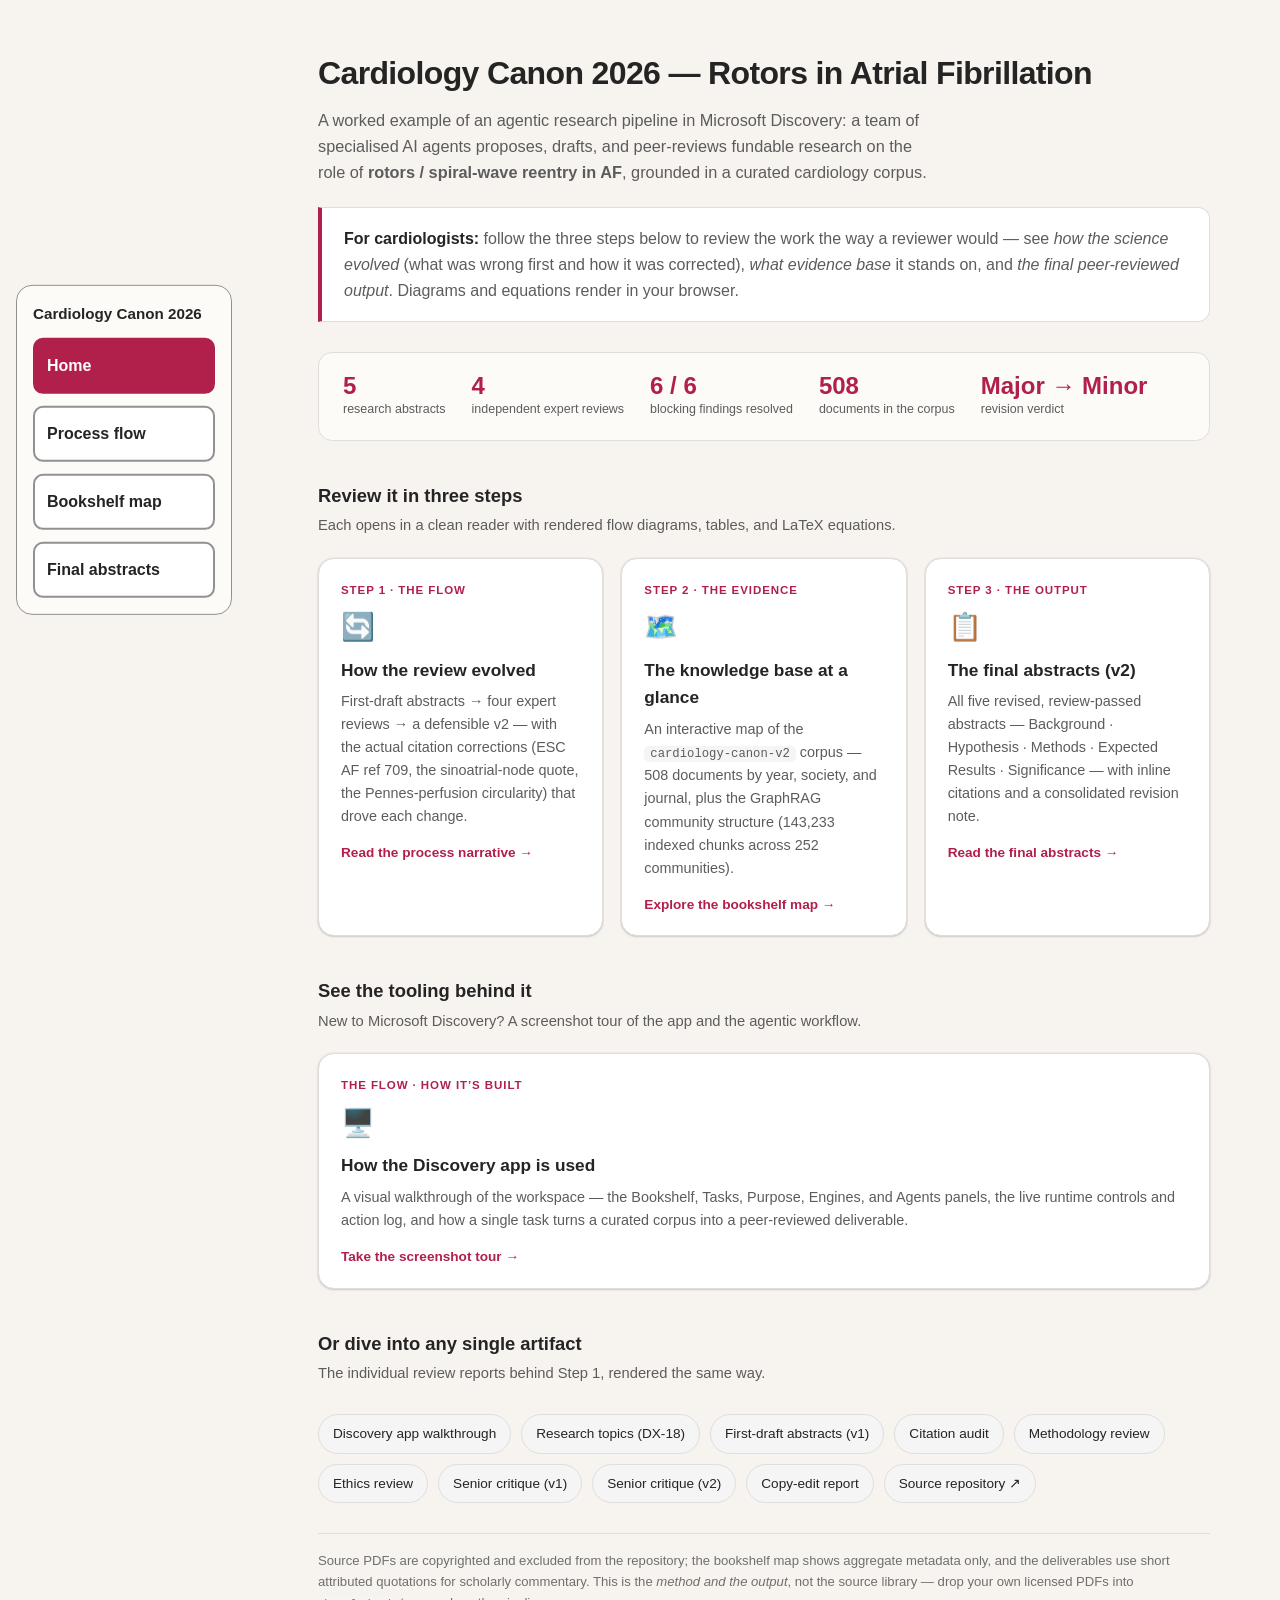
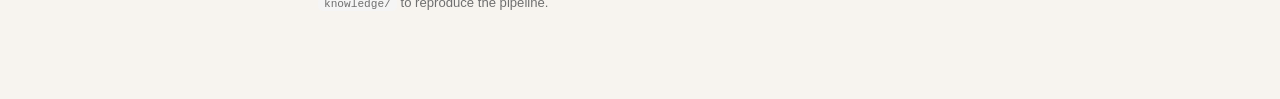
<file: index.html>
<!DOCTYPE html>
<html lang="en">
<head>
<meta charset="UTF-8" />
<meta name="viewport" content="width=device-width, initial-scale=1.0" />
<title>Cardiology Canon 2026 — Rotors in Atrial Fibrillation</title>
<script>
  (() => {
    const param = new URLSearchParams(window.location.search).get("scoutTheme");
    const theme =
      param || (window.matchMedia("(prefers-color-scheme: dark)").matches ? "dark" : "light");
    document.documentElement.setAttribute("data-theme", theme);
  })();
</script>
<style>
:root {
  color-scheme: light;
  --cp-bg: #f7f4ef;
  --cp-bg-elevated: #fcfbf8;
  --cp-surface: #ffffff;
  --cp-surface-soft: #f5f5f5;
  --cp-border: #dedede;
  --cp-text: #242424;
  --cp-text-muted: #5c5c5c;
  --cp-text-soft: #6f6f6f;
  --cp-accent: #b11f4b;
  --cp-accent-hover: #9a1a41;
  --cp-accent-soft: rgba(177, 31, 75, 0.08);
  --cp-accent-fg: #ffffff;
}
html[data-theme="dark"] {
  color-scheme: dark;
  --cp-bg: #3d3b3a;
  --cp-bg-elevated: #343231;
  --cp-surface: #292929;
  --cp-surface-soft: #2e2e2e;
  --cp-border: #474747;
  --cp-text: #dedede;
  --cp-text-muted: #919191;
  --cp-text-soft: #b0b0b0;
  --cp-accent: #fd8ea1;
  --cp-accent-hover: #fb7b91;
  --cp-accent-soft: rgba(253, 142, 161, 0.14);
  --cp-accent-fg: #1a1a1a;
}
* { box-sizing: border-box; }
body {
  margin: 0;
  font-family: "Segoe UI", Aptos, Calibri, -apple-system, BlinkMacSystemFont, sans-serif;
  background: var(--cp-bg); color: var(--cp-text); line-height: 1.6;
}
.wrap { max-width: 940px; margin: 0 auto; padding: 48px 24px 72px; }
header { margin-bottom: 8px; }
h1 { margin: 0 0 8px; font-size: 2rem; letter-spacing: -0.02em; }
.tag { color: var(--cp-text-muted); margin: 0; font-size: 1.02rem; max-width: 68ch; }
.lede {
  margin: 22px 0 8px; padding: 18px 22px; background: var(--cp-surface); color: var(--cp-text-muted);
  border: 1px solid var(--cp-border); border-left: 4px solid var(--cp-accent); border-radius: 0 12px 12px 0;
}
.lede strong { color: var(--cp-text); }
h2.section { font-size: 1.15rem; margin: 40px 0 4px; }
.section-sub { color: var(--cp-text-muted); margin: 0 0 20px; font-size: 0.92rem; }
.steps { display: grid; grid-template-columns: repeat(3, 1fr); gap: 18px; }
@media (max-width: 820px) { .steps { grid-template-columns: 1fr; } }
a.step {
  display: flex; flex-direction: column; text-decoration: none; color: inherit;
  background: var(--cp-surface); border: 1px solid var(--cp-border); border-radius: 16px;
  padding: 22px 22px 20px; transition: border-color 0.15s, transform 0.15s;
  box-shadow: 0 0 2px rgba(0,0,0,0.12), 0 1px 2px rgba(0,0,0,0.14);
}
a.step:hover { border-color: var(--cp-accent); transform: translateY(-2px); }
.step .kicker { font-size: 0.72rem; font-weight: 700; letter-spacing: 0.08em; text-transform: uppercase; color: var(--cp-accent); }
.step .icon { font-size: 1.7rem; margin: 6px 0 8px; }
.step h3 { margin: 0 0 6px; font-size: 1.08rem; }
.step p { margin: 0; font-size: 0.9rem; color: var(--cp-text-muted); }
.step .go { margin-top: 14px; font-size: 0.85rem; font-weight: 600; color: var(--cp-accent); }
.kpis { display: flex; flex-wrap: wrap; gap: 26px; margin: 30px 0 4px; padding: 20px 24px; background: var(--cp-bg-elevated); border: 1px solid var(--cp-border); border-radius: 14px; }
.kpi .num { font-size: 1.5rem; font-weight: 700; color: var(--cp-accent); line-height: 1.1; }
.kpi .lbl { font-size: 0.78rem; color: var(--cp-text-muted); }
.morelinks { margin-top: 28px; display: flex; flex-wrap: wrap; gap: 10px; }
a.chip { text-decoration: none; font-size: 0.85rem; padding: 8px 14px; border-radius: 999px; border: 1px solid var(--cp-border); background: var(--cp-surface-soft); color: var(--cp-text); }
a.chip:hover { border-color: var(--cp-accent); color: var(--cp-accent); }
.note { margin-top: 30px; font-size: 0.82rem; color: var(--cp-text-soft); border-top: 1px solid var(--cp-border); padding-top: 16px; }
code { font-family: Consolas, "Courier New", monospace; background: var(--cp-surface-soft); padding: 1px 6px; border-radius: 5px; font-size: 0.85em; }
</style>
<link rel="stylesheet" href="site-navigation.css" />
</head>
<body>
<nav class="site-nav" aria-label="Main navigation">
  <span class="brand">Cardiology Canon 2026</span>
  <a href="index.html" aria-current="page">Home</a>
  <a href="reader.html?doc=process-narrative">Process flow</a>
  <a href="evaluation/bookshelf-map.html">Bookshelf map</a>
  <a href="reader.html?doc=abstracts-v2">Final abstracts</a>
</nav>
<div class="wrap">
  <header>
    <h1>Cardiology Canon 2026 &mdash; Rotors in Atrial Fibrillation</h1>
    <p class="tag">A worked example of an agentic research pipeline in Microsoft Discovery: a team of
      specialised AI agents proposes, drafts, and peer-reviews fundable research on the role of
      <strong>rotors / spiral-wave reentry in AF</strong>, grounded in a curated cardiology corpus.</p>
  </header>

  <div class="lede">
    <strong>For cardiologists:</strong> follow the three steps below to review the work the way a reviewer would &mdash;
    see <em>how the science evolved</em> (what was wrong first and how it was corrected), <em>what evidence base</em>
    it stands on, and <em>the final peer-reviewed output</em>. Diagrams and equations render in your browser.
  </div>

  <div class="kpis">
    <div class="kpi"><div class="num">5</div><div class="lbl">research abstracts</div></div>
    <div class="kpi"><div class="num">4</div><div class="lbl">independent expert reviews</div></div>
    <div class="kpi"><div class="num">6 / 6</div><div class="lbl">blocking findings resolved</div></div>
    <div class="kpi"><div class="num">508</div><div class="lbl">documents in the corpus</div></div>
    <div class="kpi"><div class="num">Major &rarr; Minor</div><div class="lbl">revision verdict</div></div>
  </div>

  <h2 class="section">Review it in three steps</h2>
  <p class="section-sub">Each opens in a clean reader with rendered flow diagrams, tables, and LaTeX equations.</p>
  <div class="steps">
    <a class="step" href="reader.html?doc=process-narrative">
      <span class="kicker">Step 1 &middot; The flow</span>
      <span class="icon">&#128260;</span>
      <h3>How the review evolved</h3>
      <p>First-draft abstracts &rarr; four expert reviews &rarr; a defensible v2 &mdash; with the actual citation
         corrections (ESC AF ref 709, the sinoatrial-node quote, the Pennes-perfusion circularity) that drove each change.</p>
      <span class="go">Read the process narrative &rarr;</span>
    </a>
    <a class="step" href="evaluation/bookshelf-map.html">
      <span class="kicker">Step 2 &middot; The evidence</span>
      <span class="icon">&#128506;&#65039;</span>
      <h3>The knowledge base at a glance</h3>
      <p>An interactive map of the <code>cardiology-canon-v2</code> corpus &mdash; 508 documents by year, society,
         and journal, plus the GraphRAG community structure (143,233 indexed chunks across 252 communities).</p>
      <span class="go">Explore the bookshelf map &rarr;</span>
    </a>
    <a class="step" href="reader.html?doc=abstracts-v2">
      <span class="kicker">Step 3 &middot; The output</span>
      <span class="icon">&#128203;</span>
      <h3>The final abstracts (v2)</h3>
      <p>All five revised, review-passed abstracts &mdash; Background &middot; Hypothesis &middot; Methods &middot;
         Expected Results &middot; Significance &mdash; with inline citations and a consolidated revision note.</p>
      <span class="go">Read the final abstracts &rarr;</span>
    </a>
  </div>

  <h2 class="section">See the tooling behind it</h2>
  <p class="section-sub">New to Microsoft Discovery? A screenshot tour of the app and the agentic workflow.</p>
  <div class="steps" style="grid-template-columns: 1fr;">
    <a class="step" href="reader.html?doc=walkthrough">
      <span class="kicker">The flow &middot; how it&rsquo;s built</span>
      <span class="icon">&#128421;&#65039;</span>
      <h3>How the Discovery app is used</h3>
      <p>A visual walkthrough of the workspace &mdash; the Bookshelf, Tasks, Purpose, Engines, and Agents panels,
         the live runtime controls and action log, and how a single task turns a curated corpus into a
         peer-reviewed deliverable.</p>
      <span class="go">Take the screenshot tour &rarr;</span>
    </a>
  </div>

  <h2 class="section">Or dive into any single artifact</h2>
  <p class="section-sub">The individual review reports behind Step 1, rendered the same way.</p>
  <div class="morelinks">
    <a class="chip" href="reader.html?doc=walkthrough">Discovery app walkthrough</a>
    <a class="chip" href="reader.html?doc=topics">Research topics (DX-18)</a>
    <a class="chip" href="reader.html?doc=abstracts-v1">First-draft abstracts (v1)</a>
    <a class="chip" href="reader.html?doc=citation-audit">Citation audit</a>
    <a class="chip" href="reader.html?doc=methodology">Methodology review</a>
    <a class="chip" href="reader.html?doc=ethics">Ethics review</a>
    <a class="chip" href="reader.html?doc=critique-v1">Senior critique (v1)</a>
    <a class="chip" href="reader.html?doc=critique-v2">Senior critique (v2)</a>
    <a class="chip" href="reader.html?doc=copyedit">Copy-edit report</a>
    <a class="chip" href="https://github.com/aslibass/rotorsatrialfib">Source repository &#8599;</a>
  </div>

  <p class="note">
    Source PDFs are copyrighted and excluded from the repository; the bookshelf map shows aggregate metadata only,
    and the deliverables use short attributed quotations for scholarly commentary. This is the <em>method and the output</em>,
    not the source library &mdash; drop your own licensed PDFs into <code>knowledge/</code> to reproduce the pipeline.
  </p>
</div>
</body>
</html>
</file>
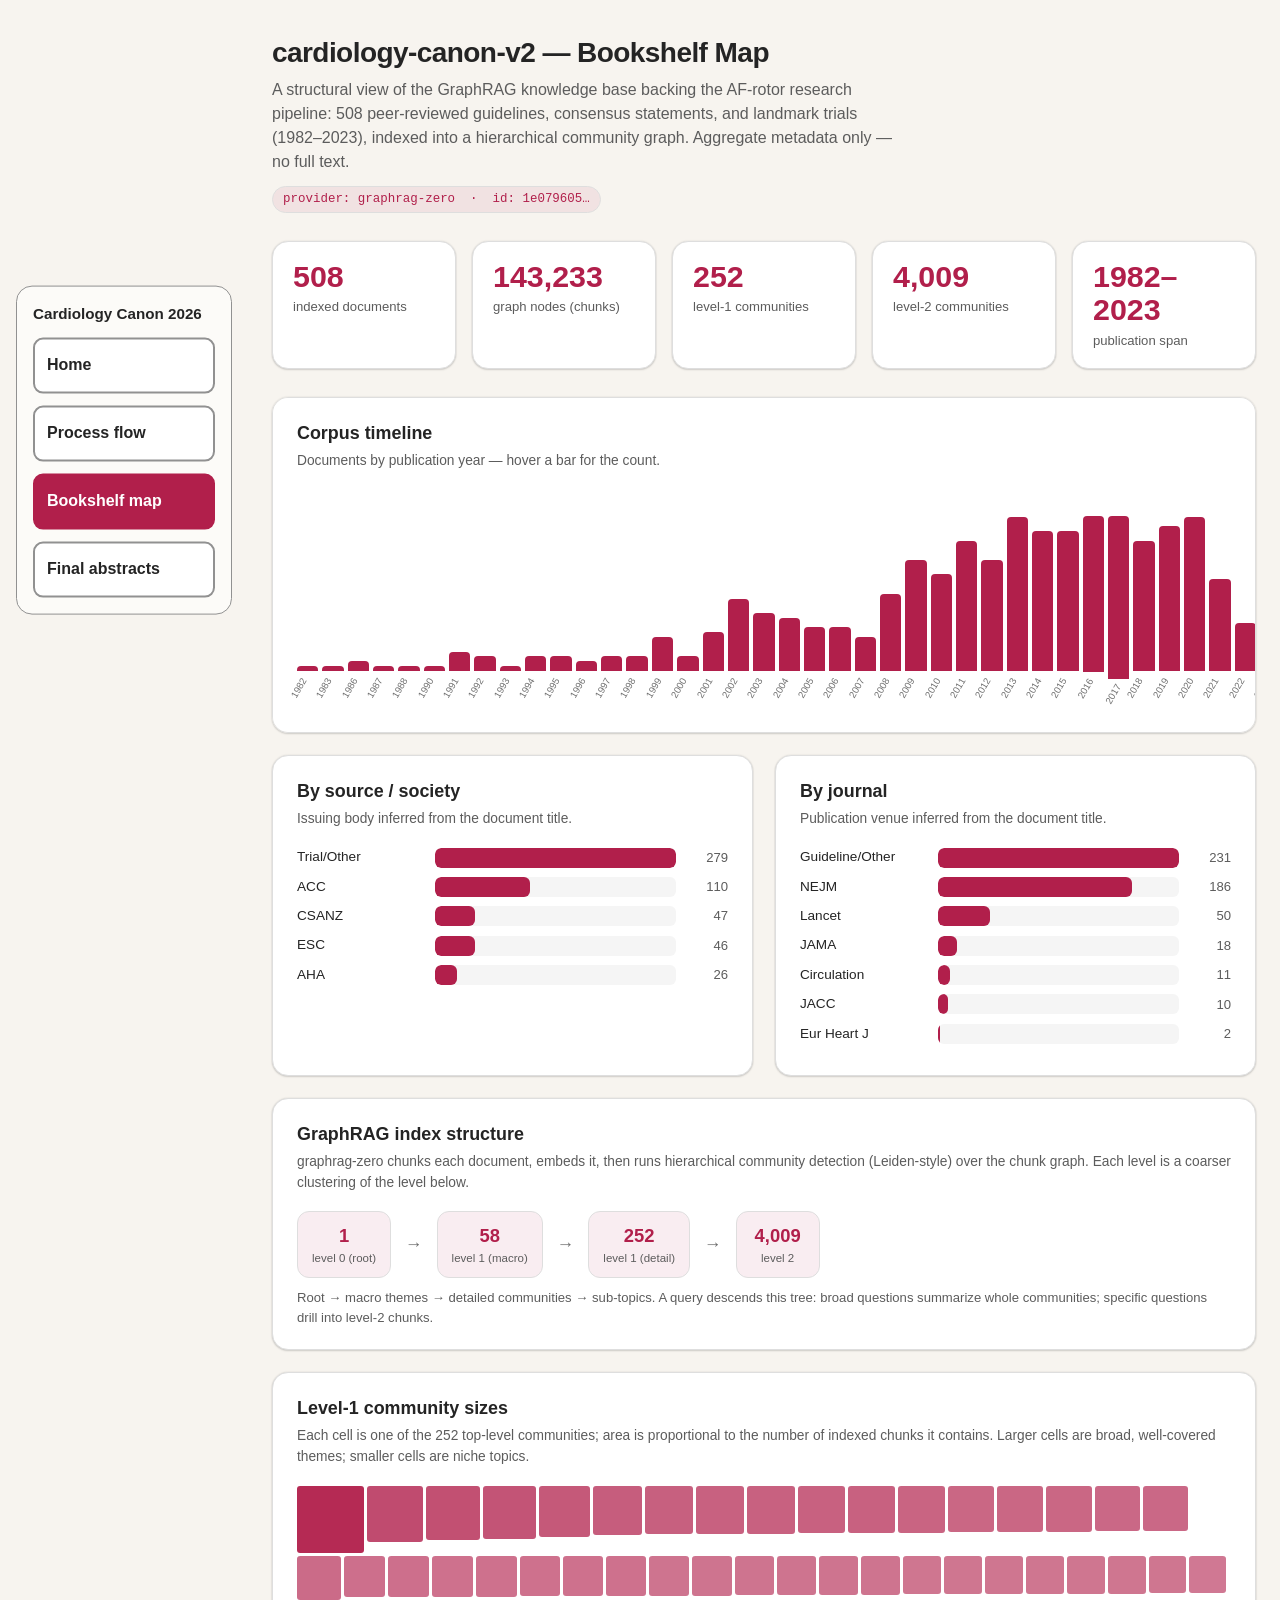
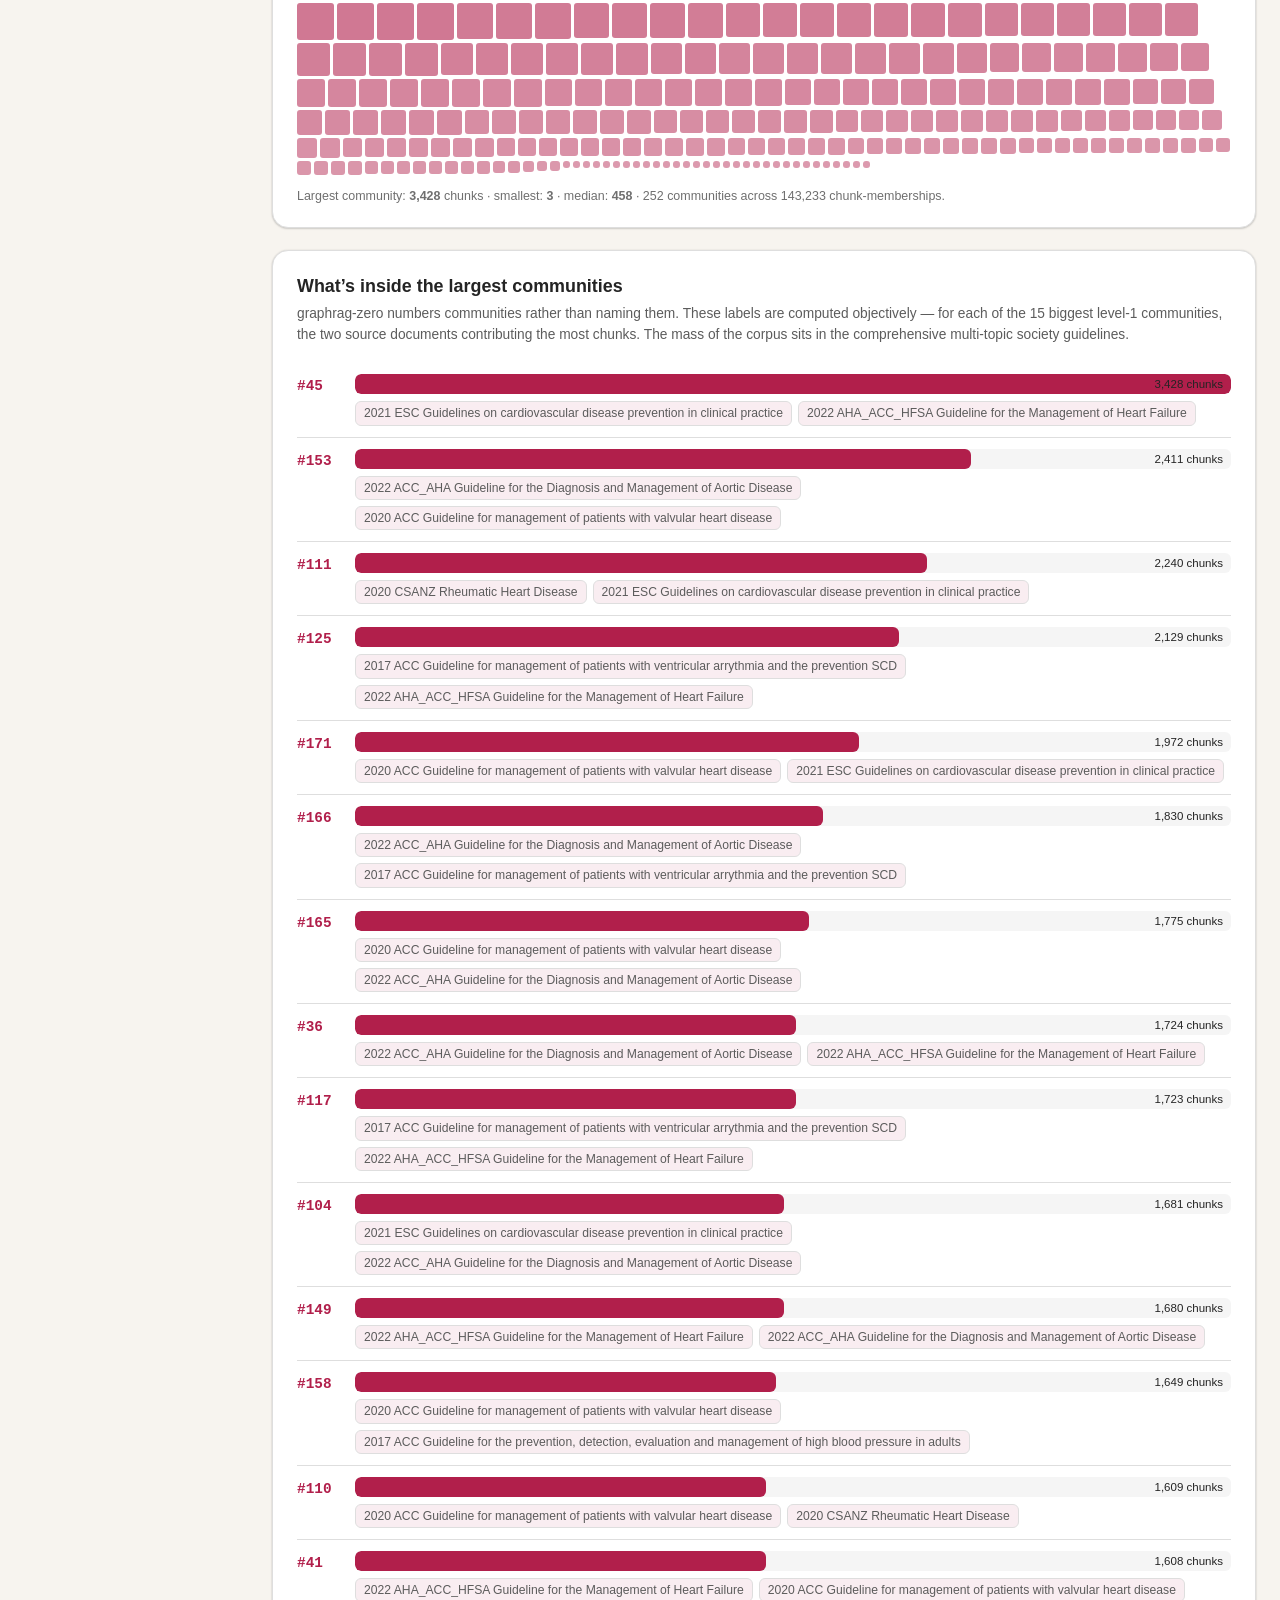
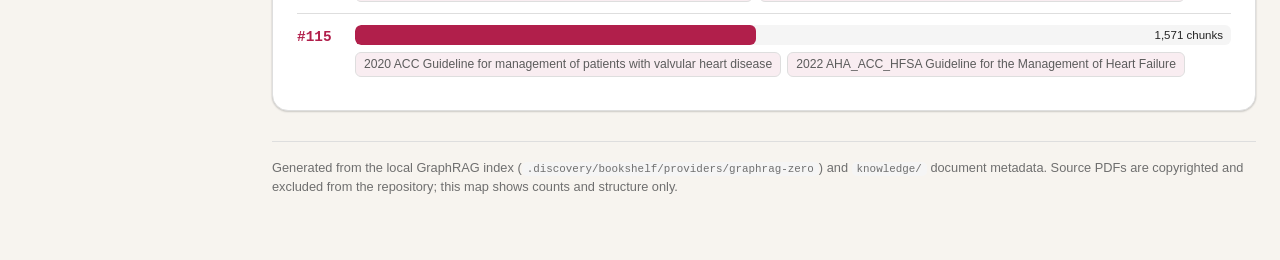
<file: evaluation/bookshelf-map.html>
<!DOCTYPE html>
<html lang="en">
<head>
<meta charset="UTF-8" />
<meta name="viewport" content="width=device-width, initial-scale=1.0" />
<title>cardiology-canon-v2 — Bookshelf Map</title>
<script>
  (() => {
    const param = new URLSearchParams(window.location.search).get("scoutTheme");
    const theme =
      param || (window.matchMedia("(prefers-color-scheme: dark)").matches ? "dark" : "light");
    document.documentElement.setAttribute("data-theme", theme);
  })();
</script>
<style>
:root {
  color-scheme: light;
  --cp-bg: #f7f4ef;
  --cp-bg-elevated: #fcfbf8;
  --cp-surface: #ffffff;
  --cp-surface-soft: #f5f5f5;
  --cp-border: #dedede;
  --cp-border-strong: #919191;
  --cp-text: #242424;
  --cp-text-muted: #5c5c5c;
  --cp-text-soft: #6f6f6f;
  --cp-accent: #b11f4b;
  --cp-accent-hover: #9a1a41;
  --cp-accent-soft: rgba(177, 31, 75, 0.08);
  --cp-accent-fg: #ffffff;
  --cp-success: #16a34a;
  --cp-danger: #dc2626;
  --cp-warning: #f59e0b;
  --cp-link: #0078d4;
  --cp-shadow: 0 18px 48px rgba(0, 0, 0, 0.12);
  --cp-overlay: rgba(255, 255, 255, 0.8);
  --cp-panel: rgba(255, 255, 255, 0.86);
  --cp-panel-strong: rgba(255, 255, 255, 0.96);
  --cp-sheen: rgba(255, 255, 255, 0.55);
  --cp-highlight: rgba(177, 31, 75, 0.12);
}
html[data-theme="dark"] {
  color-scheme: dark;
  --cp-bg: #3d3b3a;
  --cp-bg-elevated: #343231;
  --cp-surface: #292929;
  --cp-surface-soft: #2e2e2e;
  --cp-border: #474747;
  --cp-border-strong: #5f5f5f;
  --cp-text: #dedede;
  --cp-text-muted: #919191;
  --cp-text-soft: #b0b0b0;
  --cp-accent: #fd8ea1;
  --cp-accent-hover: #fb7b91;
  --cp-accent-soft: rgba(253, 142, 161, 0.14);
  --cp-accent-fg: #1a1a1a;
  --cp-success: #4ade80;
  --cp-danger: #f87171;
  --cp-warning: #fbbf24;
  --cp-link: #4da6ff;
  --cp-shadow: 0 18px 48px rgba(0, 0, 0, 0.32);
  --cp-overlay: rgba(41, 41, 41, 0.88);
  --cp-panel: rgba(41, 41, 41, 0.72);
  --cp-panel-strong: rgba(41, 41, 41, 0.96);
  --cp-sheen: rgba(255, 255, 255, 0.04);
  --cp-highlight: rgba(253, 142, 161, 0.12);
}
* { box-sizing: border-box; }
body {
  margin: 0;
  font-family: "Segoe UI", Aptos, Calibri, -apple-system, BlinkMacSystemFont, sans-serif;
  background: var(--cp-bg);
  color: var(--cp-text);
  line-height: 1.5;
}
.wrap { max-width: 1180px; margin: 0 auto; padding: 32px 24px 64px; }
header h1 { margin: 0 0 4px; font-size: 1.75rem; letter-spacing: -0.02em; }
header p { margin: 0; color: var(--cp-text-muted); max-width: 70ch; }
.provider-pill {
  display: inline-block; margin-top: 12px; padding: 3px 10px;
  font-family: Consolas, "Courier New", monospace; font-size: 0.78rem;
  background: var(--cp-accent-soft); color: var(--cp-accent);
  border: 1px solid var(--cp-border); border-radius: 999px;
}
.kpis { display: grid; grid-template-columns: repeat(auto-fit, minmax(170px, 1fr)); gap: 16px; margin: 28px 0; }
.kpi {
  background: var(--cp-surface); border: 1px solid var(--cp-border);
  border-radius: 16px; padding: 18px 20px;
  box-shadow: 0 0 2px rgba(0,0,0,0.12), 0 1px 2px rgba(0,0,0,0.14);
}
.kpi .num { font-size: 1.9rem; font-weight: 700; color: var(--cp-accent); line-height: 1.1; }
.kpi .lbl { font-size: 0.82rem; color: var(--cp-text-muted); margin-top: 4px; }
.card {
  background: var(--cp-surface); border: 1px solid var(--cp-border);
  border-radius: 16px; padding: 22px 24px; margin-bottom: 22px;
  min-width: 0; overflow-x: auto;
  box-shadow: 0 0 2px rgba(0,0,0,0.12), 0 1px 2px rgba(0,0,0,0.14);
}
.card h2 { margin: 0 0 4px; font-size: 1.12rem; }
.card .sub { margin: 0 0 18px; font-size: 0.86rem; color: var(--cp-text-muted); }
.grid2 { display: grid; grid-template-columns: 1fr 1fr; gap: 22px; }
@media (max-width: 820px) { .grid2 { grid-template-columns: 1fr; } }

/* timeline */
.timeline { display: flex; align-items: flex-end; gap: 4px; height: 220px; padding-top: 8px; }
.tl-col { flex: 1; display: flex; flex-direction: column; align-items: center; justify-content: flex-end; height: 100%; }
.tl-bar {
  width: 100%; background: var(--cp-accent); border-radius: 4px 4px 0 0;
  min-height: 2px; transition: background 0.15s; cursor: default;
}
.tl-col:hover .tl-bar { background: var(--cp-accent-hover); }
.tl-yr { font-size: 0.6rem; color: var(--cp-text-soft); margin-top: 5px; transform: rotate(-60deg); transform-origin: center; white-space: nowrap; height: 34px; }
.tl-val { font-size: 0.62rem; color: var(--cp-text-muted); margin-bottom: 3px; opacity: 0; transition: opacity 0.15s; }
.tl-col:hover .tl-val { opacity: 1; }

/* horizontal bars */
.hbar-row { display: flex; align-items: center; gap: 10px; margin: 9px 0; }
.hbar-lbl { flex: 0 0 128px; font-size: 0.85rem; color: var(--cp-text); }
.hbar-track { flex: 1; background: var(--cp-surface-soft); border-radius: 6px; height: 20px; overflow: hidden; }
.hbar-fill { height: 100%; background: var(--cp-accent); border-radius: 6px; transition: width 0.4s ease; }
.hbar-val { flex: 0 0 42px; text-align: right; font-size: 0.82rem; color: var(--cp-text-muted); font-variant-numeric: tabular-nums; }

/* hierarchy */
.hier { display: flex; flex-direction: column; gap: 10px; }
.hier-lvl { display: flex; align-items: center; gap: 14px; }
.hier-node {
  display: flex; flex-direction: column; align-items: center; justify-content: center;
  min-width: 84px; padding: 10px 14px; border-radius: 12px;
  background: var(--cp-accent-soft); border: 1px solid var(--cp-border);
}
.hier-node .n { font-weight: 700; color: var(--cp-accent); font-size: 1.15rem; }
.hier-node .l { font-size: 0.72rem; color: var(--cp-text-muted); }
.hier-arrow { color: var(--cp-text-soft); font-size: 1.1rem; }
.hier-desc { font-size: 0.82rem; color: var(--cp-text-muted); }

/* community distribution */
.comm-wrap { display: flex; flex-wrap: wrap; gap: 3px; align-content: flex-start; }
.comm-cell { border-radius: 3px; background: var(--cp-accent); opacity: 0.85; }
.comm-cell:hover { outline: 2px solid var(--cp-accent-hover); }
.legend { font-size: 0.78rem; color: var(--cp-text-soft); margin-top: 12px; }

/* community table */
.ct-row { display: flex; align-items: flex-start; gap: 12px; padding: 11px 0; border-bottom: 1px solid var(--cp-border); }
.ct-row:last-child { border-bottom: none; }
.ct-id { flex: 0 0 46px; font-family: Consolas, "Courier New", monospace; font-weight: 700; color: var(--cp-accent); font-size: 0.9rem; padding-top: 2px; }
.ct-main { flex: 1; min-width: 0; }
.ct-bar-track { position: relative; background: var(--cp-surface-soft); border-radius: 6px; height: 20px; overflow: hidden; margin-bottom: 7px; }
.ct-bar { height: 100%; background: var(--cp-accent); border-radius: 6px; }
.ct-n { position: absolute; right: 8px; top: 0; line-height: 20px; font-size: 0.72rem; color: var(--cp-text); font-variant-numeric: tabular-nums; }
.ct-docs { display: flex; flex-wrap: wrap; gap: 6px; }
.doc-chip { font-size: 0.76rem; color: var(--cp-text-muted); background: var(--cp-accent-soft); border: 1px solid var(--cp-border); border-radius: 6px; padding: 2px 8px; }

.note { font-size: 0.82rem; color: var(--cp-text-soft); }
footer { margin-top: 30px; font-size: 0.8rem; color: var(--cp-text-soft); border-top: 1px solid var(--cp-border); padding-top: 16px; }
code { font-family: Consolas, "Courier New", monospace; background: var(--cp-surface-soft); padding: 1px 5px; border-radius: 5px; font-size: 0.85em; }
</style>
<link rel="stylesheet" href="../site-navigation.css" />
</head>
<body>
<nav class="site-nav" aria-label="Main navigation">
  <span class="brand">Cardiology Canon 2026</span>
  <a href="../index.html">Home</a>
  <a href="../reader.html?doc=process-narrative">Process flow</a>
  <a href="bookshelf-map.html" aria-current="page">Bookshelf map</a>
  <a href="../reader.html?doc=abstracts-v2">Final abstracts</a>
</nav>
<div class="wrap">
  <header>
    <h1>cardiology-canon-v2 &mdash; Bookshelf Map</h1>
    <p>A structural view of the GraphRAG knowledge base backing the AF-rotor research pipeline: 508 peer-reviewed guidelines, consensus statements, and landmark trials (1982&ndash;2023), indexed into a hierarchical community graph. Aggregate metadata only &mdash; no full text.</p>
    <span class="provider-pill">provider: graphrag-zero &nbsp;&middot;&nbsp; id: 1e079605&hellip;</span>
  </header>

  <div class="kpis" id="kpis"></div>

  <div class="card">
    <h2>Corpus timeline</h2>
    <p class="sub">Documents by publication year &mdash; hover a bar for the count.</p>
    <div class="timeline" id="timeline"></div>
  </div>

  <div class="grid2">
    <div class="card">
      <h2>By source / society</h2>
      <p class="sub">Issuing body inferred from the document title.</p>
      <div id="soc"></div>
    </div>
    <div class="card">
      <h2>By journal</h2>
      <p class="sub">Publication venue inferred from the document title.</p>
      <div id="jnl"></div>
    </div>
  </div>

  <div class="card">
    <h2>GraphRAG index structure</h2>
    <p class="sub">graphrag-zero chunks each document, embeds it, then runs hierarchical community detection (Leiden-style) over the chunk graph. Each level is a coarser clustering of the level below.</p>
    <div class="hier" id="hier"></div>
  </div>

  <div class="card">
    <h2>Level-1 community sizes</h2>
    <p class="sub">Each cell is one of the 252 top-level communities; area is proportional to the number of indexed chunks it contains. Larger cells are broad, well-covered themes; smaller cells are niche topics.</p>
    <div class="comm-wrap" id="comm"></div>
    <div class="legend" id="commLegend"></div>
  </div>

  <div class="card">
    <h2>What&rsquo;s inside the largest communities</h2>
    <p class="sub">graphrag-zero numbers communities rather than naming them. These labels are computed objectively &mdash; for each of the 15 biggest level-1 communities, the two source documents contributing the most chunks. The mass of the corpus sits in the comprehensive multi-topic society guidelines.</p>
    <div id="commTable"></div>
  </div>

  <footer>
    Generated from the local GraphRAG index (<code>.discovery/bookshelf/providers/graphrag-zero</code>) and <code>knowledge/</code> document metadata. Source PDFs are copyrighted and excluded from the repository; this map shows counts and structure only.
  </footer>
</div>

<script>
const DATA = {"total":508,"chunks":143233,"l1":252,"l2":4009,"byYear":[{"k":"1982","v":1},{"k":"1983","v":1},{"k":"1986","v":2},{"k":"1987","v":1},{"k":"1988","v":1},{"k":"1990","v":1},{"k":"1991","v":4},{"k":"1992","v":3},{"k":"1993","v":1},{"k":"1994","v":3},{"k":"1995","v":3},{"k":"1996","v":2},{"k":"1997","v":3},{"k":"1998","v":3},{"k":"1999","v":7},{"k":"2000","v":3},{"k":"2001","v":8},{"k":"2002","v":15},{"k":"2003","v":12},{"k":"2004","v":11},{"k":"2005","v":9},{"k":"2006","v":9},{"k":"2007","v":7},{"k":"2008","v":16},{"k":"2009","v":23},{"k":"2010","v":20},{"k":"2011","v":27},{"k":"2012","v":23},{"k":"2013","v":32},{"k":"2014","v":29},{"k":"2015","v":29},{"k":"2016","v":34},{"k":"2017","v":44},{"k":"2018","v":27},{"k":"2019","v":30},{"k":"2020","v":32},{"k":"2021","v":19},{"k":"2022","v":10},{"k":"2023","v":2}],"bySoc":[{"k":"Trial/Other","v":279},{"k":"ACC","v":110},{"k":"CSANZ","v":47},{"k":"ESC","v":46},{"k":"AHA","v":26}],"byJnl":[{"k":"Guideline/Other","v":231},{"k":"NEJM","v":186},{"k":"Lancet","v":50},{"k":"JAMA","v":18},{"k":"Circulation","v":11},{"k":"JACC","v":10},{"k":"Eur Heart J","v":2}],"l1sizes":[3428,2411,2240,2129,1972,1830,1775,1724,1723,1681,1680,1649,1609,1608,1571,1508,1507,1455,1302,1282,1262,1246,1239,1224,1222,1196,1182,1173,1171,1169,1132,1120,1117,1114,1103,1092,1079,1063,1053,1042,1036,1033,1028,973,963,954,951,945,932,919,899,896,880,878,874,872,855,848,848,839,835,835,829,816,815,813,800,798,794,792,774,761,754,741,725,719,718,712,708,708,707,704,665,658,633,632,623,615,614,613,611,609,599,592,588,581,577,575,569,569,568,566,552,549,544,543,531,522,520,517,517,516,513,508,506,499,496,494,491,480,477,472,468,467,462,458,457,444,444,436,434,430,424,418,416,408,403,402,399,392,384,380,373,373,372,371,363,355,352,351,349,321,320,317,311,307,299,298,295,285,285,283,278,269,263,260,256,256,255,252,247,246,244,239,238,237,236,231,224,210,209,208,206,204,204,193,188,186,185,185,185,184,179,179,179,173,172,170,169,169,164,163,156,155,152,152,151,142,136,134,133,129,127,127,127,126,112,110,98,79,75,39,30,30,29,28,28,23,22,21,20,19,18,17,17,16,16,16,15,15,15,15,12,12,11,10,10,10,10,8,8,3]};

const fmt = n => n.toLocaleString();

// KPIs
const yrs = DATA.byYear.map(d => +d.k);
const kpis = [
  { num: fmt(DATA.total), lbl: "indexed documents" },
  { num: fmt(DATA.chunks), lbl: "graph nodes (chunks)" },
  { num: fmt(DATA.l1), lbl: "level-1 communities" },
  { num: fmt(DATA.l2), lbl: "level-2 communities" },
  { num: Math.min(...yrs) + "\u2013" + Math.max(...yrs), lbl: "publication span" },
];
document.getElementById("kpis").innerHTML = kpis.map(k =>
  `<div class="kpi"><div class="num">${k.num}</div><div class="lbl">${k.lbl}</div></div>`).join("");

// Timeline
const maxYr = Math.max(...DATA.byYear.map(d => d.v));
document.getElementById("timeline").innerHTML = DATA.byYear.map(d => {
  const h = (d.v / maxYr * 100).toFixed(1);
  return `<div class="tl-col" title="${d.k}: ${d.v} documents">
    <div class="tl-val">${d.v}</div>
    <div class="tl-bar" style="height:${h}%"></div>
    <div class="tl-yr">${d.k}</div></div>`;
}).join("");

// Horizontal bars
function hbars(elId, rows) {
  const max = Math.max(...rows.map(r => r.v));
  document.getElementById(elId).innerHTML = rows.map(r => {
    const w = (r.v / max * 100).toFixed(1);
    return `<div class="hbar-row">
      <div class="hbar-lbl">${r.k}</div>
      <div class="hbar-track"><div class="hbar-fill" style="width:${w}%"></div></div>
      <div class="hbar-val">${r.v}</div></div>`;
  }).join("");
}
hbars("soc", DATA.bySoc);
hbars("jnl", DATA.byJnl);

// Hierarchy
const hier = [
  { n: "1", l: "level 0 (root)", d: "the entire corpus as one community" },
  { n: fmt(58), l: "level 1 (macro)", d: "58 broad themes at the coarsest useful clustering" },
  { n: fmt(DATA.l1), l: "level 1 (detail)", d: DATA.l1 + " communities carried through indexing" },
  { n: fmt(DATA.l2), l: "level 2", d: "fine-grained sub-topics used for focused retrieval" },
];
document.getElementById("hier").innerHTML =
  `<div class="hier-lvl">` +
  hier.map((h, i) =>
    `<div class="hier-node"><span class="n">${h.n}</span><span class="l">${h.l}</span></div>` +
    (i < hier.length - 1 ? `<span class="hier-arrow">&rarr;</span>` : "")
  ).join("") + `</div>` +
  `<div class="hier-desc">Root &rarr; macro themes &rarr; detailed communities &rarr; sub-topics. A query descends this tree: broad questions summarize whole communities; specific questions drill into level-2 chunks.</div>`;

// Community size treemap-ish (proportional squares by area)
const sizes = DATA.l1sizes;
const total = sizes.reduce((a, b) => a + b, 0);
const containerW = 1080, targetArea = 46000; // px^2 budget scaling
// scale so total area ~ number of cells fit; compute side = sqrt(area)
const scale = 30000 / Math.max(...sizes); // side scaling factor
const comm = document.getElementById("comm");
comm.innerHTML = sizes.map((s, i) => {
  const side = Math.max(7, Math.round(Math.sqrt(s) * 1.15));
  const op = (0.45 + 0.5 * (s / Math.max(...sizes))).toFixed(2);
  return `<div class="comm-cell" style="width:${side}px;height:${side}px;opacity:${op}" title="Community #${i + 1}: ${fmt(s)} chunks"></div>`;
}).join("");
document.getElementById("commLegend").innerHTML =
  `Largest community: <strong>${fmt(Math.max(...sizes))}</strong> chunks &middot; ` +
  `smallest: <strong>${fmt(Math.min(...sizes))}</strong> &middot; ` +
  `median: <strong>${fmt(sizes.slice().sort((a,b)=>a-b)[Math.floor(sizes.length/2)])}</strong> &middot; ` +
  `${DATA.l1} communities across ${fmt(total)} chunk-memberships.`;

// Labeled top communities (dominant source docs)
const COMM_LABELS = [{"community":45,"chunks":3428,"topDocs":"2021 ESC Guidelines on cardiovascular disease prevention in clinical practice | 2022 AHA_ACC_HFSA Guideline for the Management of Heart Failure"},{"community":153,"chunks":2411,"topDocs":"2022 ACC_AHA Guideline for the Diagnosis and Management of Aortic Disease | 2020 ACC Guideline for management of patients with valvular heart disease"},{"community":111,"chunks":2240,"topDocs":"2020 CSANZ Rheumatic Heart Disease | 2021 ESC Guidelines on cardiovascular disease prevention in clinical practice"},{"community":125,"chunks":2129,"topDocs":"2017 ACC Guideline for management of patients with ventricular arrythmia and the prevention SCD | 2022 AHA_ACC_HFSA Guideline for the Management of Heart Failure"},{"community":171,"chunks":1972,"topDocs":"2020 ACC Guideline for management of patients with valvular heart disease | 2021 ESC Guidelines on cardiovascular disease prevention in clinical practice"},{"community":166,"chunks":1830,"topDocs":"2022 ACC_AHA Guideline for the Diagnosis and Management of Aortic Disease | 2017 ACC Guideline for management of patients with ventricular arrythmia and the prevention SCD"},{"community":165,"chunks":1775,"topDocs":"2020 ACC Guideline for management of patients with valvular heart disease | 2022 ACC_AHA Guideline for the Diagnosis and Management of Aortic Disease"},{"community":36,"chunks":1724,"topDocs":"2022 ACC_AHA Guideline for the Diagnosis and Management of Aortic Disease | 2022 AHA_ACC_HFSA Guideline for the Management of Heart Failure"},{"community":117,"chunks":1723,"topDocs":"2017 ACC Guideline for management of patients with ventricular arrythmia and the prevention SCD | 2022 AHA_ACC_HFSA Guideline for the Management of Heart Failure"},{"community":104,"chunks":1681,"topDocs":"2021 ESC Guidelines on cardiovascular disease prevention in clinical practice | 2022 ACC_AHA Guideline for the Diagnosis and Management of Aortic Disease"},{"community":149,"chunks":1680,"topDocs":"2022 AHA_ACC_HFSA Guideline for the Management of Heart Failure | 2022 ACC_AHA Guideline for the Diagnosis and Management of Aortic Disease"},{"community":158,"chunks":1649,"topDocs":"2020 ACC Guideline for management of patients with valvular heart disease | 2017 ACC Guideline for the prevention, detection, evaluation and management of high blood pressure in adults"},{"community":110,"chunks":1609,"topDocs":"2020 ACC Guideline for management of patients with valvular heart disease | 2020 CSANZ Rheumatic Heart Disease"},{"community":41,"chunks":1608,"topDocs":"2022 AHA_ACC_HFSA Guideline for the Management of Heart Failure | 2020 ACC Guideline for management of patients with valvular heart disease"},{"community":115,"chunks":1571,"topDocs":"2020 ACC Guideline for management of patients with valvular heart disease | 2022 AHA_ACC_HFSA Guideline for the Management of Heart Failure"}];
const maxCommChunks = Math.max(...COMM_LABELS.map(c => c.chunks));
document.getElementById("commTable").innerHTML = COMM_LABELS.map(c => {
  const docs = c.topDocs.split(" | ").map(d => `<span class="doc-chip">${d}</span>`).join("");
  const w = (c.chunks / maxCommChunks * 100).toFixed(1);
  return `<div class="ct-row">
    <div class="ct-id">#${c.community}</div>
    <div class="ct-main">
      <div class="ct-bar-track"><div class="ct-bar" style="width:${w}%"></div><span class="ct-n">${fmt(c.chunks)} chunks</span></div>
      <div class="ct-docs">${docs}</div>
    </div></div>`;
}).join("");
</script>
</body>
</html>
</file>
<file: site-navigation.css>
:root {
  color-scheme: light;
  --cp-bg: #f7f4ef;
  --cp-bg-elevated: #fcfbf8;
  --cp-surface: #ffffff;
  --cp-surface-soft: #f5f5f5;
  --cp-border: #dedede;
  --cp-border-strong: #919191;
  --cp-text: #242424;
  --cp-text-muted: #5c5c5c;
  --cp-text-soft: #6f6f6f;
  --cp-accent: #b11f4b;
  --cp-accent-hover: #9a1a41;
  --cp-accent-soft: rgba(177, 31, 75, 0.08);
  --cp-accent-fg: #ffffff;
  --cp-success: #16a34a;
  --cp-danger: #dc2626;
  --cp-warning: #f59e0b;
  --cp-link: #0078d4;
  --cp-shadow: 0 18px 48px rgba(0, 0, 0, 0.12);
  --cp-overlay: rgba(255, 255, 255, 0.8);
  --cp-panel: rgba(255, 255, 255, 0.86);
  --cp-panel-strong: rgba(255, 255, 255, 0.96);
  --cp-sheen: rgba(255, 255, 255, 0.55);
  --cp-highlight: rgba(177, 31, 75, 0.12);
}
html[data-theme="dark"] {
  color-scheme: dark;
  --cp-bg: #3d3b3a;
  --cp-bg-elevated: #343231;
  --cp-surface: #292929;
  --cp-surface-soft: #2e2e2e;
  --cp-border: #474747;
  --cp-border-strong: #5f5f5f;
  --cp-text: #dedede;
  --cp-text-muted: #919191;
  --cp-text-soft: #b0b0b0;
  --cp-accent: #fd8ea1;
  --cp-accent-hover: #fb7b91;
  --cp-accent-soft: rgba(253, 142, 161, 0.14);
  --cp-accent-fg: #1a1a1a;
  --cp-success: #4ade80;
  --cp-danger: #f87171;
  --cp-warning: #fbbf24;
  --cp-link: #4da6ff;
  --cp-shadow: 0 18px 48px rgba(0, 0, 0, 0.32);
  --cp-overlay: rgba(41, 41, 41, 0.88);
  --cp-panel: rgba(41, 41, 41, 0.72);
  --cp-panel-strong: rgba(41, 41, 41, 0.96);
  --cp-sheen: rgba(255, 255, 255, 0.04);
  --cp-highlight: rgba(253, 142, 161, 0.12);
}

body { padding-left: 248px; }
.site-nav {
  position: fixed;
  left: 16px;
  top: 50%;
  transform: translateY(-50%);
  z-index: 20;
  width: 216px;
  max-height: calc(100dvh - 160px);
  overflow-y: auto;
  display: flex;
  flex-direction: column;
  gap: 12px;
  padding: 16px;
  background: var(--cp-bg-elevated);
  border: 1px solid var(--cp-border-strong);
  border-radius: 16px;
}
.site-nav .brand { font-size: 0.95rem; font-weight: 700; }
.site-nav a {
  display: flex;
  align-items: center;
  min-height: 56px;
  padding: 12px;
  border: 2px solid var(--cp-border-strong);
  border-radius: 0.625rem;
  background: var(--cp-surface);
  color: var(--cp-text);
  font-size: 1rem;
  font-weight: 600;
  line-height: 1.3;
  text-decoration: none;
}
.site-nav a:hover { border-color: var(--cp-accent); background: var(--cp-accent-soft); }
.site-nav a[aria-current="page"] {
  border-color: var(--cp-accent);
  background: var(--cp-accent);
  color: var(--cp-accent-fg);
}
.site-nav a:focus-visible, .site-nav select:focus-visible {
  outline: 3px solid var(--cp-accent);
  outline-offset: 3px;
}
.doc-jump { display: flex; flex-direction: column; gap: 8px; font-size: 0.9rem; font-weight: 600; }
.doc-jump select {
  width: 100%;
  min-height: 48px;
  padding: 8px;
  font: inherit;
  background: var(--cp-surface);
  color: var(--cp-text);
  border: 1px solid var(--cp-border-strong);
  border-radius: 0.625rem;
}

/* Keep the controls below the disabled top region on narrow displays too. */
@media (max-width: 760px) {
  body { padding-left: 0; padding-bottom: calc(156px + env(safe-area-inset-bottom)); }
  body.reader-page { padding-bottom: calc(244px + env(safe-area-inset-bottom)); }
  .site-nav {
    left: 0;
    top: auto;
    bottom: 0;
    transform: none;
    width: 100%;
    max-height: calc(100dvh - 80px);
    display: grid;
    grid-template-columns: repeat(2, minmax(0, 1fr));
    gap: 8px;
    padding: 12px 16px calc(12px + env(safe-area-inset-bottom));
    border-radius: 16px 16px 0 0;
  }
  .site-nav .brand { display: none; }
  .site-nav a { justify-content: center; text-align: center; }
  .doc-jump { grid-column: 1 / -1; gap: 4px; }
  .wrap { padding-left: 16px; padding-right: 16px; }
  .doc { padding: 24px 20px; overflow-x: auto; }
}
</file>
